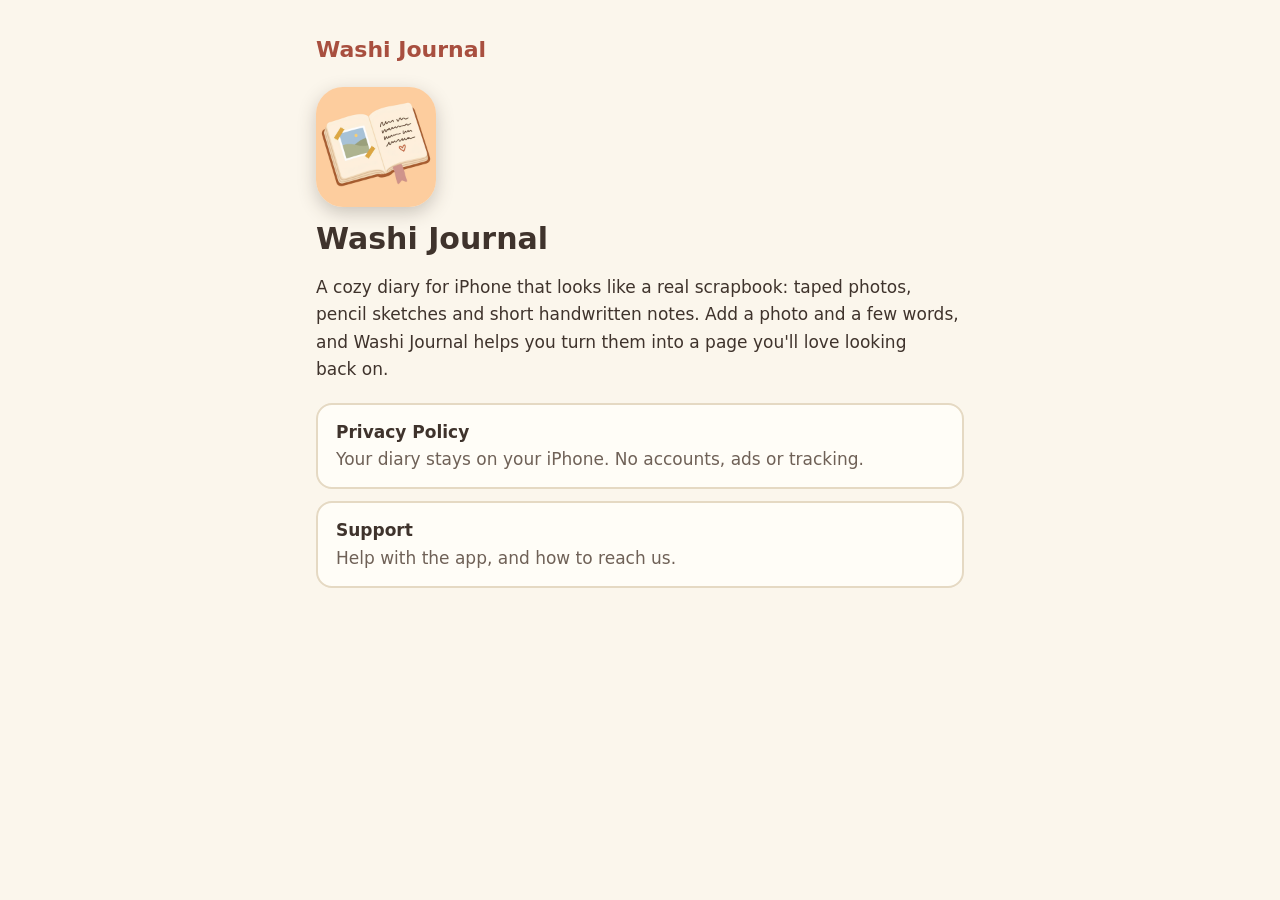
<file: index.html>
<!doctype html>
<html lang="en">
<head>
<meta charset="utf-8">
<meta name="viewport" content="width=device-width, initial-scale=1">
<title>Washi Journal</title>
<meta name="description" content="Privacy policy and support for Washi Journal, a cozy scrapbook diary for iPhone.">
<link rel="stylesheet" href="style.css">
<link rel="icon" type="image/png" href="favicon.png">
<link rel="apple-touch-icon" href="apple-touch-icon.png">
</head>
<body>
<main>
<header class="top"><a class="brand" href="./">Washi Journal</a></header>
<img class="app-icon" src="icon.png" width="120" height="120" alt="The Washi Journal app icon: an open diary with a taped photo on one page and handwriting on the other">
<h1>Washi Journal</h1>
<p>A cozy diary for iPhone that looks like a real scrapbook: taped photos, pencil sketches and short handwritten notes. Add a photo and a few words, and Washi Journal helps you turn them into a page you'll love looking back on.</p>
<div class="links">
  <a href="privacy.html">Privacy Policy<span>Your diary stays on your iPhone. No accounts, ads or tracking.</span></a>
  <a href="support.html">Support<span>Help with the app, and how to reach us.</span></a>
</div>
</main>
</body>
</html>
</file>
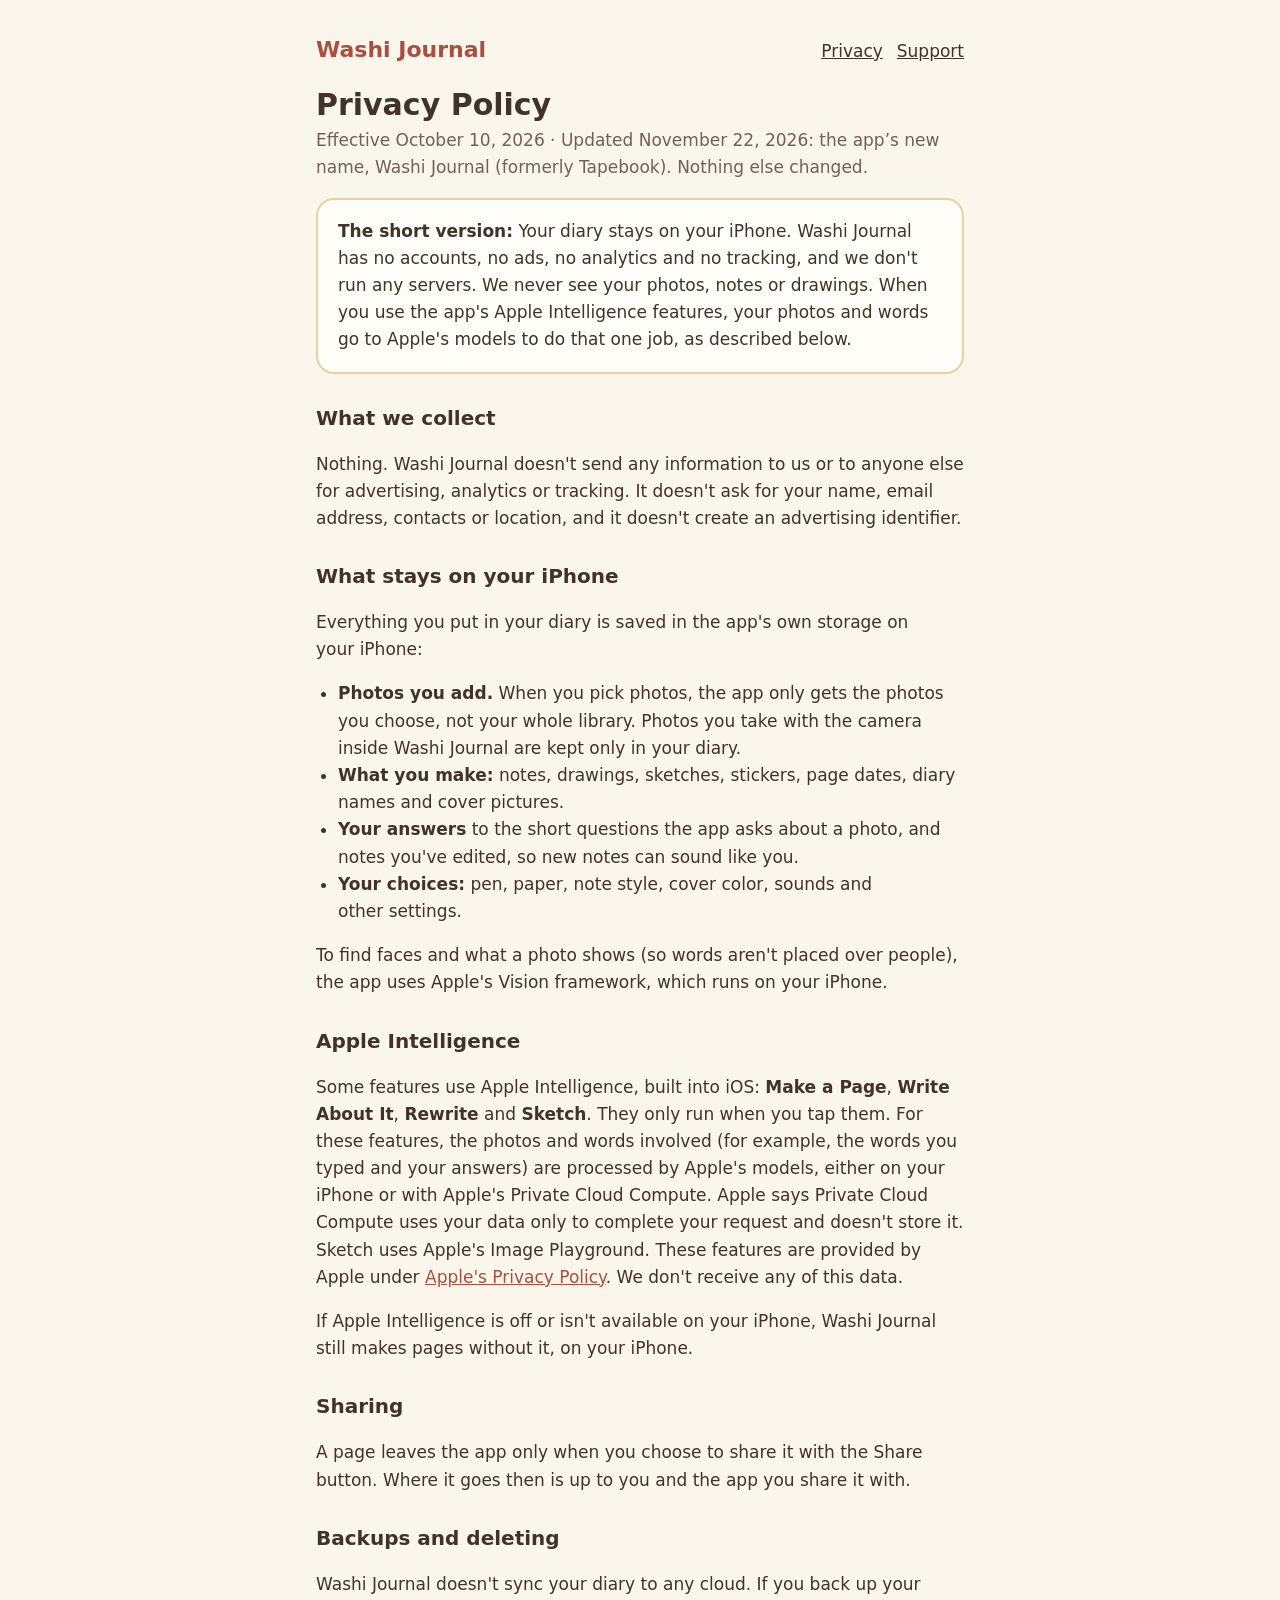
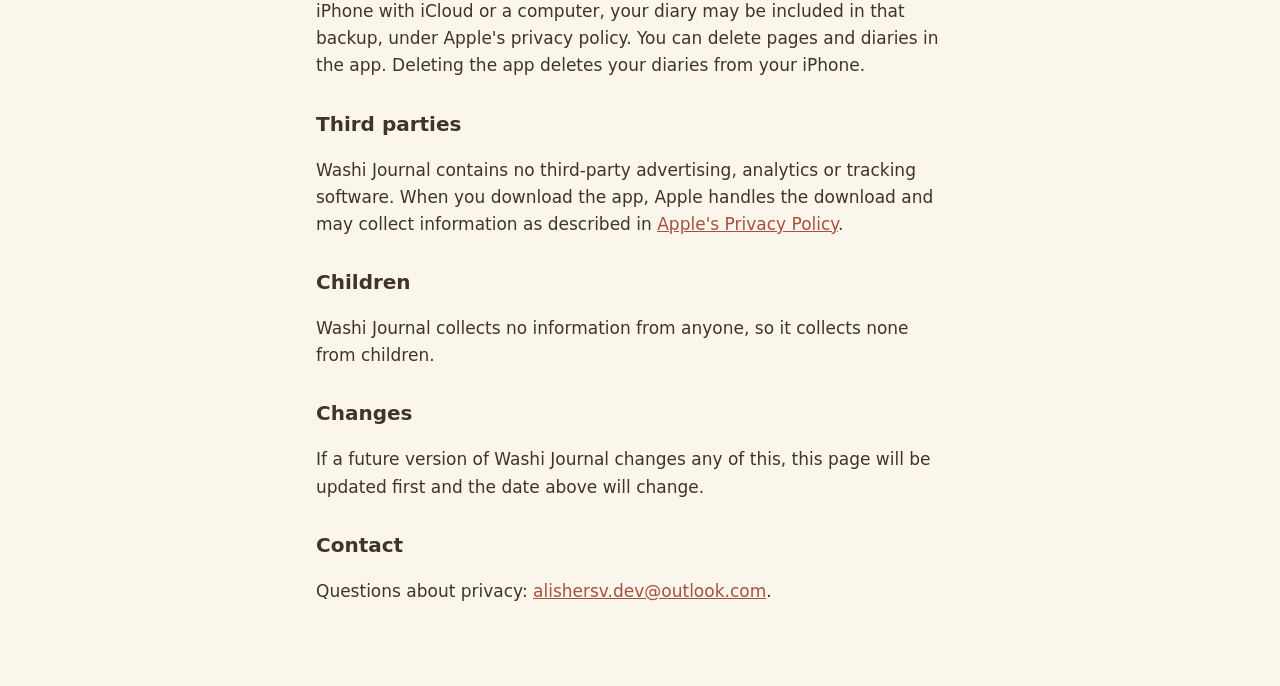
<file: privacy.html>
<!doctype html>
<html lang="en">
<head>
<meta charset="utf-8">
<meta name="viewport" content="width=device-width, initial-scale=1">
<title>Privacy Policy · Washi Journal</title>
<meta name="description" content="Washi Journal keeps your diary on your iPhone. This page explains what stays on your device and what Apple Intelligence uses.">
<link rel="stylesheet" href="style.css">
<link rel="icon" type="image/png" href="favicon.png">
<link rel="apple-touch-icon" href="apple-touch-icon.png">
</head>
<body>
<main>
<header class="top"><a class="brand" href="./">Washi Journal</a><nav><a href="privacy.html">Privacy</a><a href="support.html">Support</a></nav></header>

<h1>Privacy Policy</h1>
<p class="date">Effective October 10, 2026 · Updated November 22, 2026: the app’s new name, Washi Journal (formerly Tapebook). Nothing else changed.</p>

<div class="card short">
<p><strong>The short version:</strong> Your diary stays on your iPhone. Washi Journal has no accounts, no ads, no analytics and no tracking, and we don't run any servers. We never see your photos, notes or drawings. When you use the app's Apple Intelligence features, your photos and words go to Apple's models to do that one job, as described below.</p>
</div>

<h2>What we collect</h2>
<p>Nothing. Washi Journal doesn't send any information to us or to anyone else for advertising, analytics or tracking. It doesn't ask for your name, email address, contacts or location, and it doesn't create an advertising identifier.</p>

<h2>What stays on your iPhone</h2>
<p>Everything you put in your diary is saved in the app's own storage on your iPhone:</p>
<ul>
<li><strong>Photos you add.</strong> When you pick photos, the app only gets the photos you choose, not your whole library. Photos you take with the camera inside Washi Journal are kept only in your diary.</li>
<li><strong>What you make:</strong> notes, drawings, sketches, stickers, page dates, diary names and cover pictures.</li>
<li><strong>Your answers</strong> to the short questions the app asks about a photo, and notes you've edited, so new notes can sound like you.</li>
<li><strong>Your choices:</strong> pen, paper, note style, cover color, sounds and other settings.</li>
</ul>
<p>To find faces and what a photo shows (so words aren't placed over people), the app uses Apple's Vision framework, which runs on your iPhone.</p>

<h2>Apple Intelligence</h2>
<p>Some features use Apple Intelligence, built into iOS: <strong>Make a Page</strong>, <strong>Write About It</strong>, <strong>Rewrite</strong> and <strong>Sketch</strong>. They only run when you tap them. For these features, the photos and words involved (for example, the words you typed and your answers) are processed by Apple's models, either on your iPhone or with Apple's Private Cloud Compute. Apple says Private Cloud Compute uses your data only to complete your request and doesn't store it. Sketch uses Apple's Image Playground. These features are provided by Apple under <a href="https://www.apple.com/legal/privacy/">Apple's Privacy Policy</a>. We don't receive any of this data.</p>
<p>If Apple Intelligence is off or isn't available on your iPhone, Washi Journal still makes pages without it, on your iPhone.</p>

<h2>Sharing</h2>
<p>A page leaves the app only when you choose to share it with the Share button. Where it goes then is up to you and the app you share it with.</p>

<h2>Backups and deleting</h2>
<p>Washi Journal doesn't sync your diary to any cloud. If you back up your iPhone with iCloud or a computer, your diary may be included in that backup, under Apple's privacy policy. You can delete pages and diaries in the app. Deleting the app deletes your diaries from your iPhone.</p>

<h2>Third parties</h2>
<p>Washi Journal contains no third-party advertising, analytics or tracking software. When you download the app, Apple handles the download and may collect information as described in <a href="https://www.apple.com/legal/privacy/">Apple's Privacy Policy</a>.</p>

<h2>Children</h2>
<p>Washi Journal collects no information from anyone, so it collects none from children.</p>

<h2>Changes</h2>
<p>If a future version of Washi Journal changes any of this, this page will be updated first and the date above will change.</p>

<h2>Contact</h2>
<p>Questions about privacy: <a href="mailto:alishersv.dev@outlook.com?subject=Washi%20Journal%20privacy">alishersv.dev@outlook.com</a>.</p>
</main>
</body>
</html>
</file>
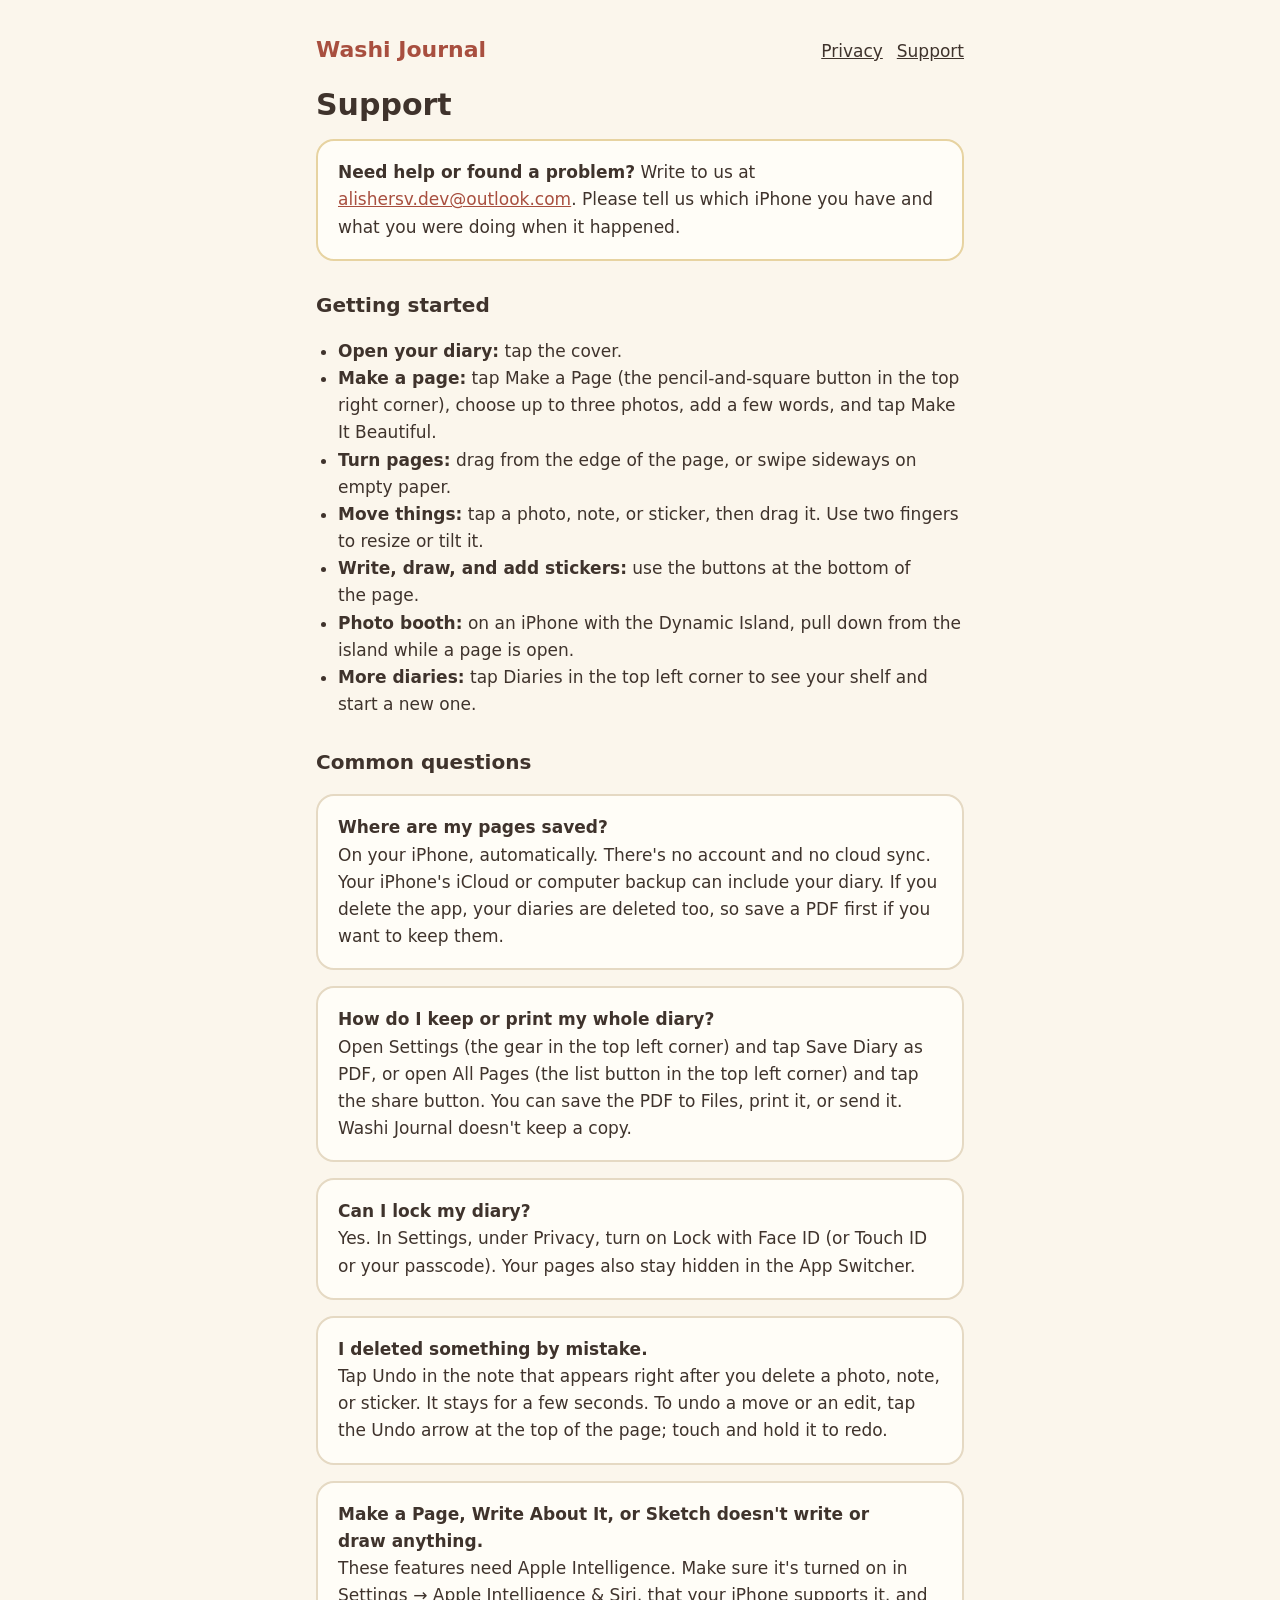
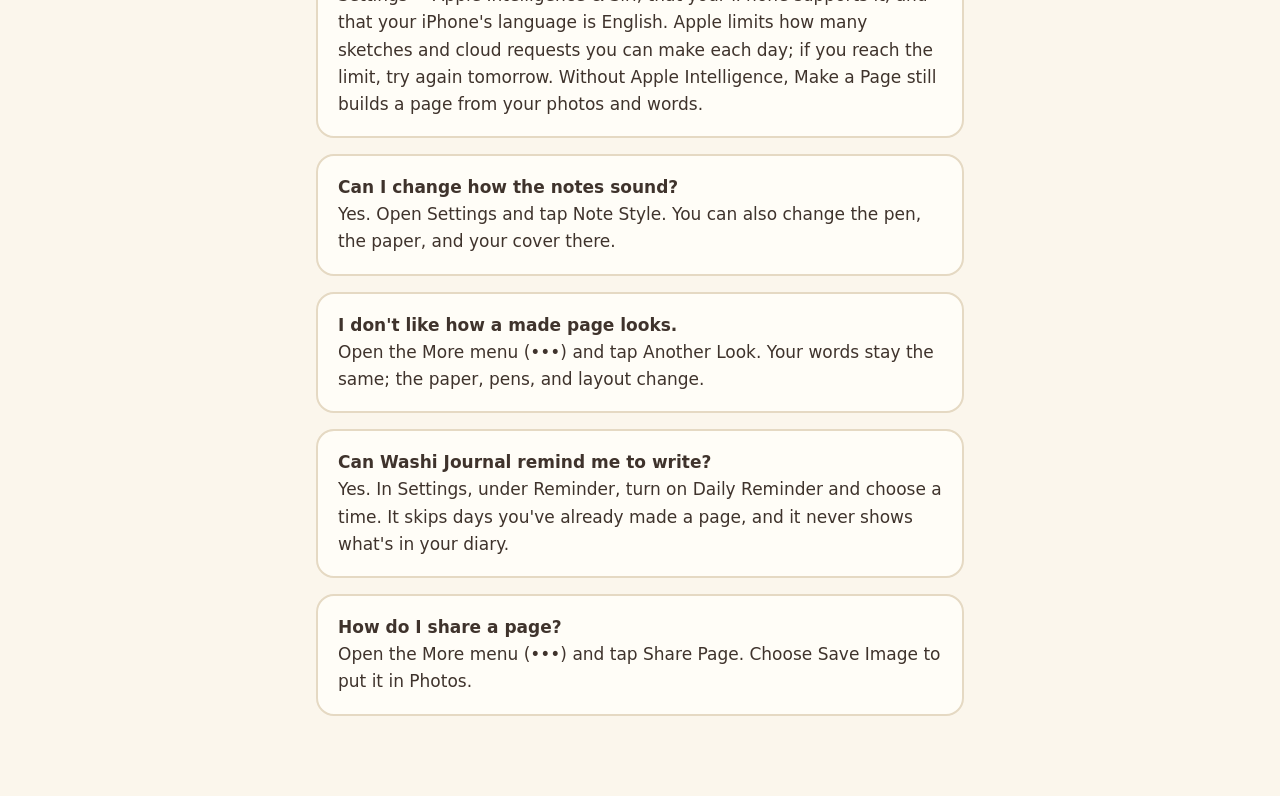
<file: support.html>
<!doctype html>
<html lang="en">
<head>
<meta charset="utf-8">
<meta name="viewport" content="width=device-width, initial-scale=1">
<title>Support · Washi Journal</title>
<meta name="description" content="Help with Washi Journal: making pages, notes, sketches, your diaries, and how to reach us.">
<link rel="stylesheet" href="style.css">
<link rel="icon" type="image/png" href="favicon.png">
<link rel="apple-touch-icon" href="apple-touch-icon.png">
</head>
<body>
<main>
<header class="top"><a class="brand" href="./">Washi Journal</a><nav><a href="privacy.html">Privacy</a><a href="support.html">Support</a></nav></header>

<h1>Support</h1>

<div class="card short">
<p><strong>Need help or found a problem?</strong> Write to us at <a href="mailto:alishersv.dev@outlook.com?subject=Washi%20Journal">alishersv.dev@outlook.com</a>. Please tell us which iPhone you have and what you were doing when it happened.</p>
</div>

<h2>Getting started</h2>
<ul>
<li><strong>Open your diary:</strong> tap the cover.</li>
<li><strong>Make a page:</strong> tap Make a Page (the pencil-and-square button in the top right corner), choose up to three photos, add a few words, and tap Make It Beautiful.</li>
<li><strong>Turn pages:</strong> drag from the edge of the page, or swipe sideways on empty paper.</li>
<li><strong>Move things:</strong> tap a photo, note, or sticker, then drag it. Use two fingers to resize or tilt it.</li>
<li><strong>Write, draw, and add stickers:</strong> use the buttons at the bottom of the page.</li>
<li><strong>Photo booth:</strong> on an iPhone with the Dynamic Island, pull down from the island while a page is open.</li>
<li><strong>More diaries:</strong> tap Diaries in the top left corner to see your shelf and start a new one.</li>
</ul>

<h2>Common questions</h2>
<div class="card">
<p><strong>Where are my pages saved?</strong><br>On your iPhone, automatically. There's no account and no cloud sync. Your iPhone's iCloud or computer backup can include your diary. If you delete the app, your diaries are deleted too, so save a PDF first if you want to keep them.</p>
</div>
<div class="card">
<p><strong>How do I keep or print my whole diary?</strong><br>Open Settings (the gear in the top left corner) and tap Save Diary as PDF, or open All Pages (the list button in the top left corner) and tap the share button. You can save the PDF to Files, print it, or send it. Washi Journal doesn't keep a copy.</p>
</div>
<div class="card">
<p><strong>Can I lock my diary?</strong><br>Yes. In Settings, under Privacy, turn on Lock with Face ID (or Touch ID or your passcode). Your pages also stay hidden in the App Switcher.</p>
</div>
<div class="card">
<p><strong>I deleted something by mistake.</strong><br>Tap Undo in the note that appears right after you delete a photo, note, or sticker. It stays for a few seconds. To undo a move or an edit, tap the Undo arrow at the top of the page; touch and hold it to redo.</p>
</div>
<div class="card">
<p><strong>Make a Page, Write About It, or Sketch doesn't write or draw anything.</strong><br>These features need Apple Intelligence. Make sure it's turned on in Settings → Apple Intelligence &amp; Siri, that your iPhone supports it, and that your iPhone's language is English. Apple limits how many sketches and cloud requests you can make each day; if you reach the limit, try again tomorrow. Without Apple Intelligence, Make a Page still builds a page from your photos and words.</p>
</div>
<div class="card">
<p><strong>Can I change how the notes sound?</strong><br>Yes. Open Settings and tap Note Style. You can also change the pen, the paper, and your cover there.</p>
</div>
<div class="card">
<p><strong>I don't like how a made page looks.</strong><br>Open the More menu (•••) and tap Another Look. Your words stay the same; the paper, pens, and layout change.</p>
</div>
<div class="card">
<p><strong>Can Washi Journal remind me to write?</strong><br>Yes. In Settings, under Reminder, turn on Daily Reminder and choose a time. It skips days you've already made a page, and it never shows what's in your diary.</p>
</div>
<div class="card">
<p><strong>How do I share a page?</strong><br>Open the More menu (•••) and tap Share Page. Choose Save Image to put it in Photos.</p>
</div>
</main>
</body>
</html>
</file>
<file: style.css>
:root {
  --paper: #fbf6ec; --card: #fffdf7; --ink: #3f332c; --soft: #6f6157;
  --accent: #a84f3f; --tape: #e7d3a1; --line: #e5d9c3;
}
@media (prefers-color-scheme: dark) {
  :root { --paper: #241e1b; --card: #2f2824; --ink: #f3e9d8; --soft: #c4b5a2; --accent: #e9806a; --tape: #b99a5b; --line: #463b35; }
}
* { box-sizing: border-box; }
html { -webkit-text-size-adjust: 100%; }
body {
  margin: 0; background: var(--paper); color: var(--ink);
  font: 17px/1.6 system-ui, -apple-system, "Segoe UI", Roboto, sans-serif;
}
main { max-width: 680px; margin: 0 auto; padding: 32px 16px 64px; }
header.top { display: flex; justify-content: space-between; align-items: baseline; gap: 12px; flex-wrap: wrap; margin-bottom: 20px; }
.brand { font-weight: 800; font-size: 22px; color: var(--accent); text-decoration: none; }
nav a { color: var(--ink); margin-left: 14px; }
nav a:first-child { margin-left: 0; }
h1 { font-size: 30px; line-height: 1.2; margin: 8px 0 4px; }
h2 { font-size: 20px; margin: 28px 0 6px; }
p, li { text-wrap: pretty; }
a { color: var(--accent); }
.date { color: var(--soft); margin: 0 0 16px; }
.card { background: var(--card); border: 2px solid var(--line); border-radius: 18px; padding: 18px 20px; margin: 16px 0; }
.card.short { border-color: var(--tape); }
.card p:first-child, .card h2:first-child { margin-top: 0; }
.card p:last-child, .card ul:last-child { margin-bottom: 0; }
ul { padding-left: 22px; }
.links { display: grid; gap: 12px; margin-top: 20px; }
.links a { display: block; background: var(--card); border: 2px solid var(--line); border-radius: 16px; padding: 14px 18px; text-decoration: none; color: var(--ink); font-weight: 700; }
.links a span { display: block; font-weight: 400; color: var(--soft); }
footer { color: var(--soft); font-size: 15px; margin-top: 40px; }
.app-icon { display: block; border-radius: 27px; margin: 8px 0 14px; box-shadow: 0 6px 18px rgba(63, 51, 44, 0.25); }
</file>
